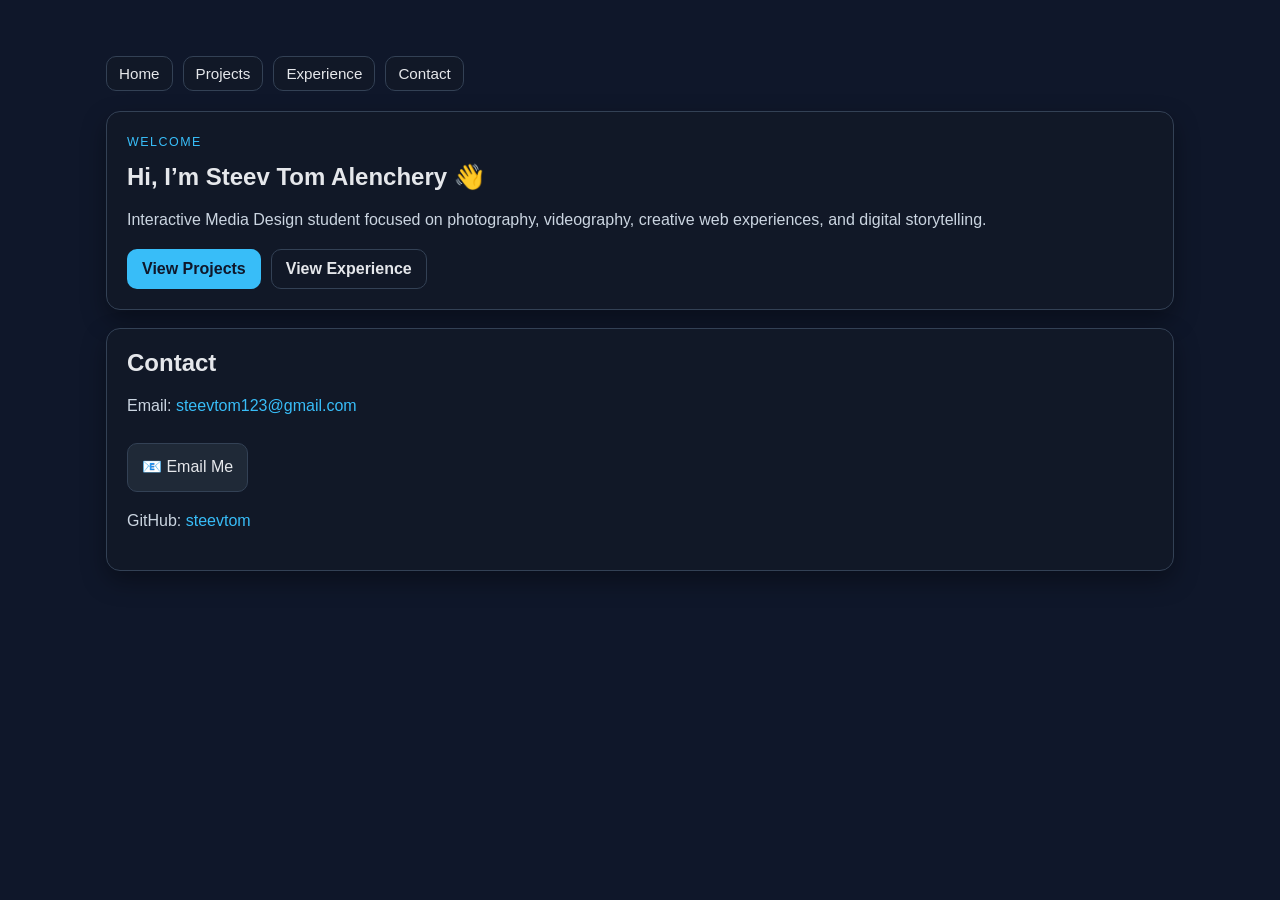
<file: index.html>
<!doctype html>
<html lang="en">
<head>
  <meta charset="UTF-8" />
  <meta name="viewport" content="width=device-width, initial-scale=1.0" />
  <title>Steev Tom Alenchery | Portfolio</title>
  <link rel="stylesheet" href="styles.css" />
</head>
<body>
  <div class="wrap">
    <nav class="top-nav" aria-label="Main navigation">
      <a href="index.html">Home</a>
      <a href="projects.html">Projects</a>
      <a href="experience.html">Experience</a>
      <a href="index.html#contact">Contact</a>
    </nav>

    <section class="hero card">
      <p class="eyebrow">Welcome</p>
      <h1>Hi, I’m Steev Tom Alenchery 👋</h1>
      <p>
        Interactive Media Design student focused on photography, videography,
        creative web experiences, and digital storytelling.
      </p>
      <div class="hero-actions">
        <a class="btn btn-blue" href="projects.html">View Projects</a>
        <a class="btn btn-outline" href="experience.html">View Experience</a>
      </div>
    </section>

    <section id="contact" class="card">
      <h2>Contact</h2>
      <p>
        Email:
        <a href="https://mail.google.com/mail/?view=cm&fs=1&to=steevtom123@gmail.com"
           target="_blank" rel="noopener">
          steevtom123@gmail.com
        </a>
      </p>
      <p>
        <a class="email-btn"
           href="https://mail.google.com/mail/?view=cm&fs=1&to=steevtom123@gmail.com&su=Portfolio%20Inquiry"
           onclick="setTimeout(() => { window.location.href='mailto:steevtom123@gmail.com?subject=Portfolio%20Inquiry'; }, 1200);"
           target="_blank" rel="noopener">
          📧 Email Me
        </a>
      </p>
      <p>GitHub: <a href="https://github.com/steevtomvalo-eng" target="_blank">steevtom</a></p>
    </section>
  </div>

  <script src="script.js"></script>
</body>
</html>
</file>
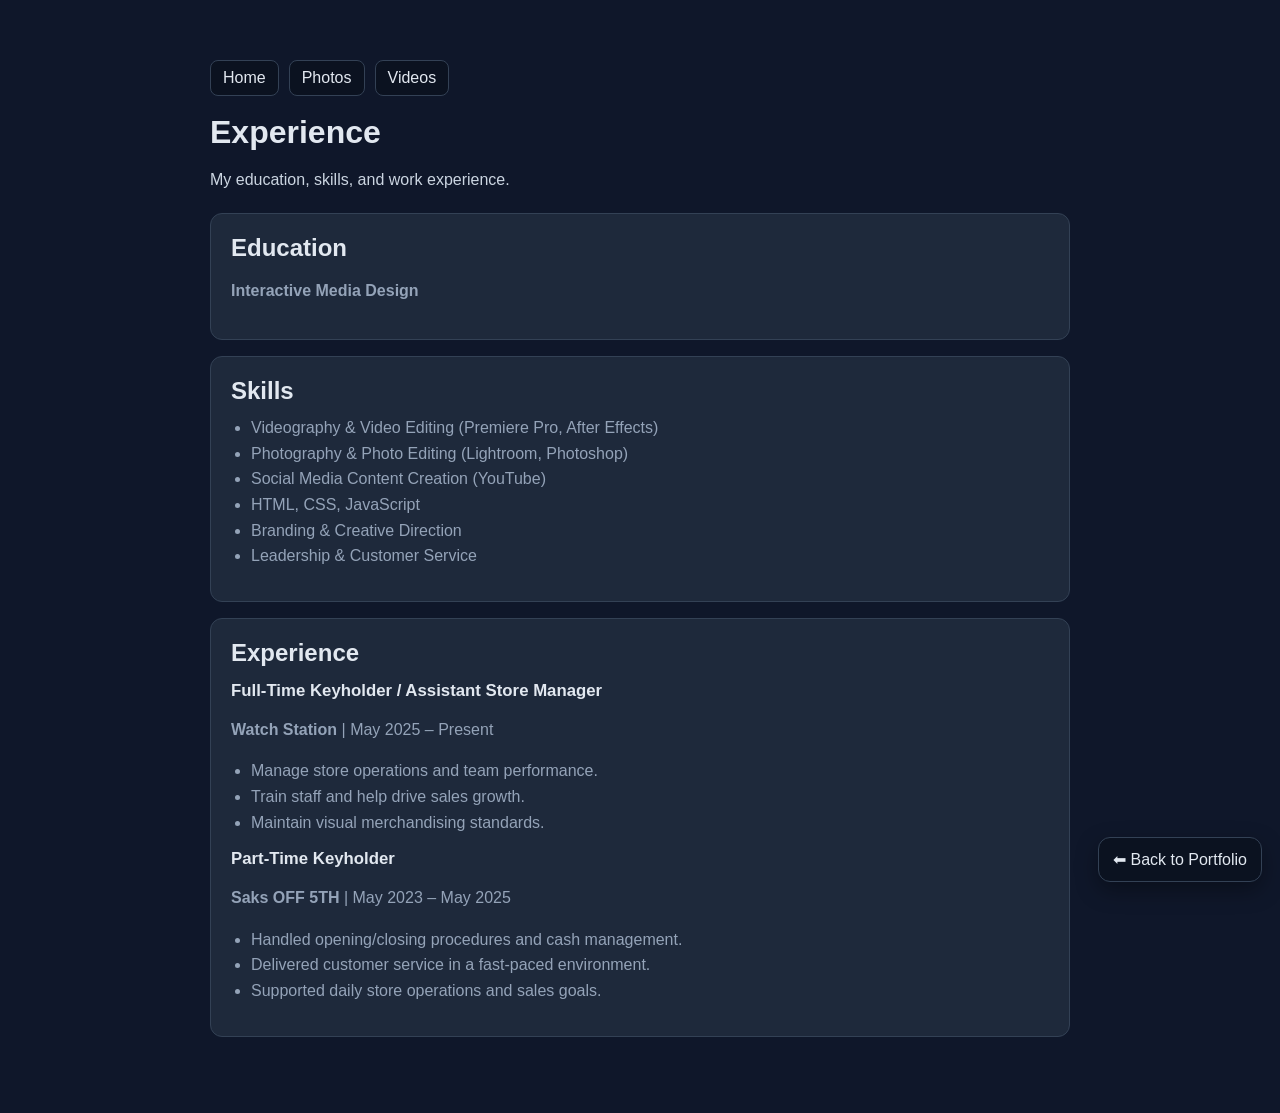
<file: experience.html>
<!doctype html>
<html lang="en">
<head>
  <meta charset="UTF-8" />
  <meta name="viewport" content="width=device-width, initial-scale=1.0" />
  <title>Experience | Steev Tom Alenchery</title>
  <style>
    :root {
      --bg: #0f172a;
      --card: #1e293b;
      --text: #e2e8f0;
      --muted: #94a3b8;
      --line: #334155;
      --link: #38bdf8;
    }

    * { box-sizing: border-box; }

    body {
      margin: 0;
      font-family: Arial, sans-serif;
      background: var(--bg);
      color: var(--text);
    }

    .wrap {
      max-width: 900px;
      margin: 40px auto;
      padding: 20px;
    }

    h1 {
      margin-top: 0;
      margin-bottom: 8px;
      font-size: 2rem;
    }

    .lead {
      color: #cbd5e1;
      margin-bottom: 20px;
    }

    .block {
      background: var(--card);
      border: 1px solid var(--line);
      border-radius: 12px;
      padding: 20px;
      margin-bottom: 16px;
    }

    h2 {
      margin-top: 0;
      margin-bottom: 10px;
    }

    h3 {
      margin: 14px 0 6px;
      font-size: 1.05rem;
      color: #e2e8f0;
    }

    p, li {
      color: var(--muted);
      line-height: 1.6;
    }

    ul {
      margin-top: 8px;
      margin-bottom: 12px;
      padding-left: 20px;
    }

    .top-nav {
      display: flex;
      gap: 10px;
      margin-bottom: 18px;
      flex-wrap: wrap;
    }

    .top-nav a {
      padding: 8px 12px;
      border-radius: 8px;
      background: #0b1220;
      border: 1px solid var(--line);
      color: var(--text);
      text-decoration: none;
    }

    .top-nav a:hover {
      background: #111b2f;
    }

    .back-btn {
      position: fixed;
      right: 18px;
      bottom: 18px;
      z-index: 999;
      padding: 12px 14px;
      border-radius: 12px;
      border: 1px solid var(--line);
      background: #0b1220;
      color: var(--text);
      text-decoration: none;
      box-shadow: 0 8px 22px rgba(0, 0, 0, 0.35);
    }

    .back-btn:hover {
      background: #111b2f;
    }
  </style>
</head>
<body>
  <div class="wrap">
    <nav class="top-nav">
      <a href="index.html">Home</a>
      <a href="index.html#photo-grid">Photos</a>
      <a href="index.html#video-grid">Videos</a>
    </nav>

    <h1>Experience</h1>
    <p class="lead">My education, skills, and work experience.</p>

    <section class="block">
      <h2>Education</h2>
      <p><strong>Interactive Media Design</strong></p>
    </section>

    <section class="block">
      <h2>Skills</h2>
      <ul>
        <li>Videography & Video Editing (Premiere Pro, After Effects)</li>
        <li>Photography & Photo Editing (Lightroom, Photoshop)</li>
        <li>Social Media Content Creation (YouTube)</li>
        <li>HTML, CSS, JavaScript</li>
        <li>Branding & Creative Direction</li>
        <li>Leadership & Customer Service</li>
      </ul>
    </section>

    <section class="block">
      <h2>Experience</h2>

      <h3>Full-Time Keyholder / Assistant Store Manager</h3>
      <p><strong>Watch Station</strong> | May 2025 – Present</p>
      <ul>
        <li>Manage store operations and team performance.</li>
        <li>Train staff and help drive sales growth.</li>
        <li>Maintain visual merchandising standards.</li>
      </ul>

      <h3>Part-Time Keyholder</h3>
      <p><strong>Saks OFF 5TH</strong> | May 2023 – May 2025</p>
      <ul>
        <li>Handled opening/closing procedures and cash management.</li>
        <li>Delivered customer service in a fast-paced environment.</li>
        <li>Supported daily store operations and sales goals.</li>
      </ul>
    </section>
  </div>

  <a class="back-btn" href="index.html#video-grid">⬅ Back to Portfolio</a>
</body>
</html>
</file>
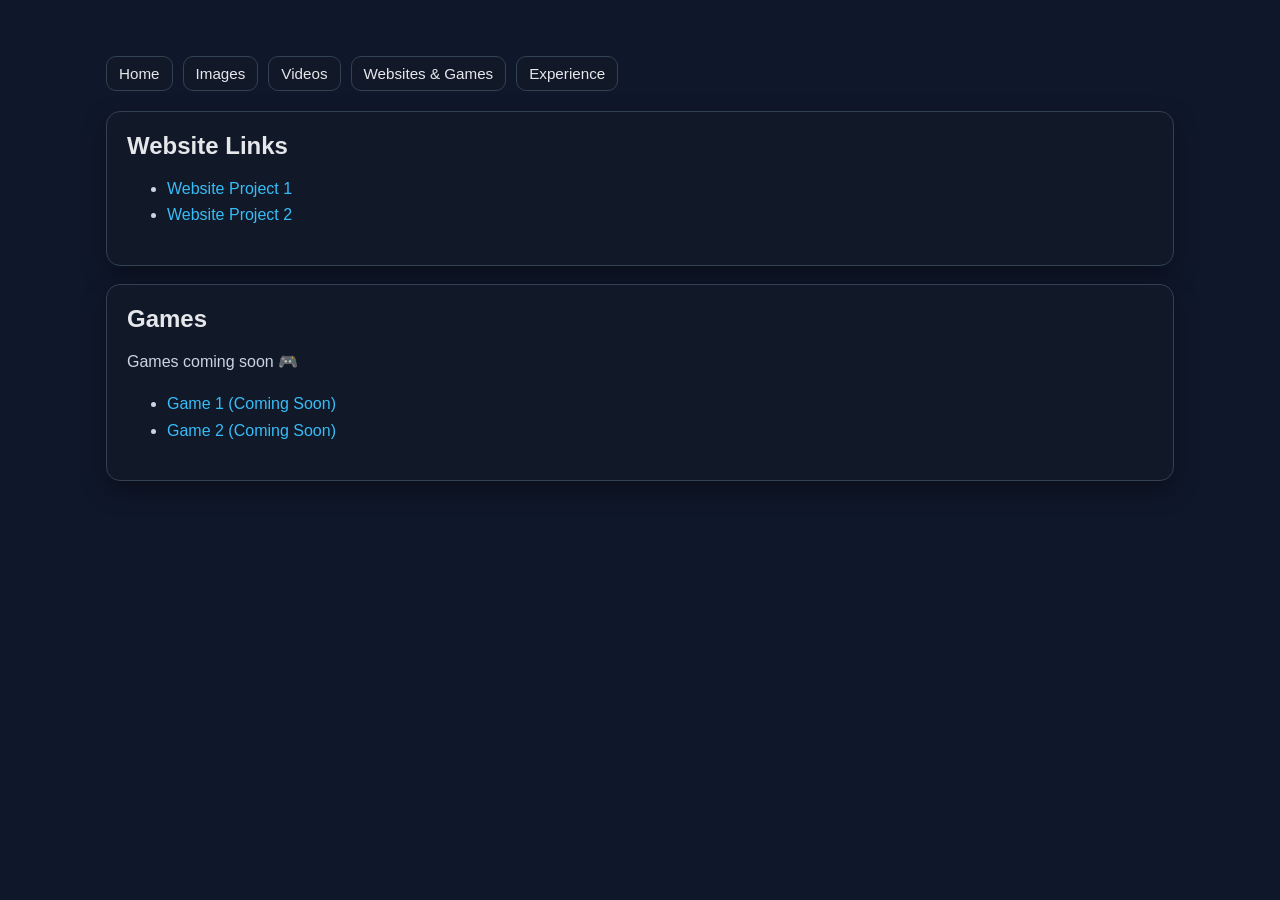
<file: projects.html>
<!doctype html>
<html lang="en">
<head>
  <meta charset="UTF-8" />
  <meta name="viewport" content="width=device-width, initial-scale=1.0" />
  <title>Websites & Games | Steev Tom Alenchery</title>
  <link rel="stylesheet" href="styles.css" />
</head>
<body>
  <div class="wrap">
    <nav class="top-nav">
      <a href="index.html">Home</a>
      <a href="images.html">Images</a>
      <a href="videos.html">Videos</a>
      <a href="projects.html">Websites & Games</a>
      <a href="experience.html">Experience</a>
    </nav>

    <section class="card">
      <h2>Website Links</h2>
      <ul>
        <li><a href="https://your-site-1-link.com" target="_blank" rel="noopener">Website Project 1</a></li>
        <li><a href="https://your-site-2-link.com" target="_blank" rel="noopener">Website Project 2</a></li>
      </ul>
    </section>

    <section class="card">
      <h2>Games</h2>
      <p>Games coming soon 🎮</p>
      <ul>
        <li><a href="#" aria-disabled="true">Game 1 (Coming Soon)</a></li>
        <li><a href="#" aria-disabled="true">Game 2 (Coming Soon)</a></li>
      </ul>
    </section>
  </div>
</body>
</html>
</file>
<file: styles.css>
:root {
  --bg: #0F172A;
  --surface: #111827;
  --surface-2: #1F2937;
  --text: #E5E7EB;
  --muted: #9CA3AF;
  --line: #334155;
  --accent-blue: #38BDF8;
  --accent-green: #22C55E;
  --radius: 14px;
  --shadow: 0 10px 24px rgba(0, 0, 0, 0.35);
}

* { box-sizing: border-box; }

html, body {
  margin: 0;
  padding: 0;
  background: var(--bg);
  color: var(--text);
  font-family: Arial, sans-serif;
  scroll-behavior: smooth;
}

.wrap {
  max-width: 1100px;
  margin: 40px auto;
  padding: 16px;
}

h1, h2, h3 {
  margin: 0 0 12px;
  color: var(--text);
}

p, li {
  color: var(--muted);
  line-height: 1.65;
}

a {
  color: var(--accent-blue);
  text-decoration: none;
}
a:hover { color: var(--accent-green); }

.card, .block {
  background: var(--surface);
  border: 1px solid var(--line);
  border-radius: var(--radius);
  padding: 20px;
  margin-top: 18px;
  box-shadow: var(--shadow);
}

/* Nav */
.top-nav {
  display: flex;
  flex-wrap: wrap;
  align-items: center;
  gap: 10px;
  margin-bottom: 20px;
}
.top-nav > a,
.dropbtn {
  padding: 8px 12px;
  border-radius: 10px;
  background: var(--surface);
  border: 1px solid var(--line);
  color: var(--text);
  cursor: pointer;
  font-size: 0.95rem;
}
.top-nav > a:hover,
.dropbtn:hover {
  border-color: var(--accent-blue);
}

/* Dropdown */
.dropdown {
  position: relative;
}
.dropdown-menu {
  position: absolute;
  top: calc(100% + 6px);
  left: 0;
  min-width: 170px;
  background: var(--surface);
  border: 1px solid var(--line);
  border-radius: 10px;
  box-shadow: var(--shadow);
  padding: 8px;
  display: none;
  z-index: 50;
}
.dropdown-menu a {
  display: block;
  padding: 8px 10px;
  border-radius: 8px;
  color: var(--text);
}
.dropdown-menu a:hover {
  background: var(--surface-2);
  color: var(--accent-blue);
}
.dropdown.open .dropdown-menu {
  display: block;
}

/* Hero */
.hero .eyebrow {
  margin: 0 0 10px;
  letter-spacing: 0.12em;
  text-transform: uppercase;
  color: var(--accent-blue);
  font-size: 0.78rem;
}
.hero-actions {
  display: flex;
  gap: 10px;
  flex-wrap: wrap;
  margin-top: 14px;
}

.btn {
  display: inline-block;
  padding: 10px 14px;
  border-radius: 10px;
  font-weight: 600;
  border: 1px solid transparent;
  text-decoration: none;
}
.btn-blue {
  background: var(--accent-blue);
  color: #0F172A;
}
.btn-outline {
  color: var(--text);
  border-color: var(--line);
}
.btn-outline:hover {
  border-color: var(--accent-blue);
}

/* Email button */
.email-btn {
  display: inline-block;
  margin-top: 8px;
  padding: 10px 14px;
  border-radius: 10px;
  background: var(--surface-2);
  border: 1px solid var(--line);
  color: var(--text);
}
.email-btn:hover {
  border-color: var(--accent-green);
}

/* Media */
.media-grid {
  display: grid;
  grid-template-columns: repeat(auto-fit, minmax(240px, 1fr));
  gap: 16px;
  margin-top: 14px;
}

.media-card {
  position: relative;
  background: var(--surface-2);
  border: 1px solid var(--line);
  border-radius: 12px;
  overflow: hidden;
  box-shadow: 0 8px 18px rgba(0, 0, 0, 0.2);
  transition: transform 260ms ease, box-shadow 260ms ease, border-color 260ms ease;
}

.media-card img,
.media-card video {
  width: 100%;
  height: 220px;
  object-fit: cover;
  display: block;
  transition: transform 420ms ease, filter 320ms ease;
}

.media-caption {
  padding: 12px 14px;
  color: var(--muted);
  font-size: 0.95rem;
}

.media-card::after {
  content: "";
  position: absolute;
  inset: 0;
  background: linear-gradient(to top, rgba(0,0,0,0.35), rgba(0,0,0,0.05));
  opacity: 0;
  transition: opacity 260ms ease;
  pointer-events: none;
}

.media-card:hover {
  transform: translateY(-6px);
  box-shadow: 0 18px 36px rgba(0, 0, 0, 0.35);
  border-color: #4f7aa5;
}
.media-card:hover::after { opacity: 1; }
.media-card:hover img { transform: scale(1.08); }
.media-card:hover video { transform: scale(1.04); }

/* Coming soon cards */
.coming-soon {
  margin-top: 12px;
  padding: 18px;
  border: 1px dashed var(--line);
  border-radius: 10px;
  background: var(--surface-2);
}

/* Toast */
.toast {
  position: fixed;
  bottom: 20px;
  right: 20px;
  background: rgba(15, 23, 42, 0.95);
  color: var(--text);
  border: 1px solid var(--line);
  padding: 10px 14px;
  border-radius: 10px;
  font-size: 0.9rem;
  box-shadow: 0 8px 24px rgba(0,0,0,0.35);
  z-index: 9999;
  opacity: 0;
  transform: translateY(8px);
  transition: opacity 220ms ease, transform 220ms ease;
}
.toast.show {
  opacity: 1;
  transform: translateY(0);
}

/* Lightbox */
.lightbox {
  position: fixed;
  inset: 0;
  background: rgba(2, 6, 23, 0.9);
  display: none;
  align-items: center;
  justify-content: center;
  padding: 24px;
  z-index: 10000;
}
.lightbox.open { display: flex; }
.lightbox img {
  max-width: min(1100px, 95vw);
  max-height: 90vh;
  border-radius: 12px;
  border: 1px solid var(--line);
  box-shadow: 0 20px 60px rgba(0,0,0,0.55);
}
.lightbox-close {
  position: absolute;
  top: 16px;
  right: 20px;
  background: rgba(15, 23, 42, 0.9);
  color: var(--text);
  border: 1px solid var(--line);
  border-radius: 10px;
  padding: 8px 12px;
  cursor: pointer;
}

#photo-grid .media-card img { cursor: zoom-in; }

@media (max-width: 640px) {
  .wrap { padding: 12px; }

  .media-card:hover {
    transform: none;
  }
  .media-card:hover img,
  .media-card:hover video {
    transform: none;
    filter: none;
  }
}
/* 1) Visible keyboard focus */
a:focus-visible,
button:focus-visible,
.lightbox-close:focus-visible {
  outline: 3px solid var(--accent-blue);
  outline-offset: 2px;
  border-radius: 8px;
}

/* 2) Respect reduced motion */
@media (prefers-reduced-motion: reduce) {
  * {
    animation: none !important;
    transition: none !important;
    scroll-behavior: auto !important;
  }
}

/* 3) Better text contrast for muted copy */
p, li {
  color: #cbd5e1; /* slightly brighter than old muted */
}
</file>
